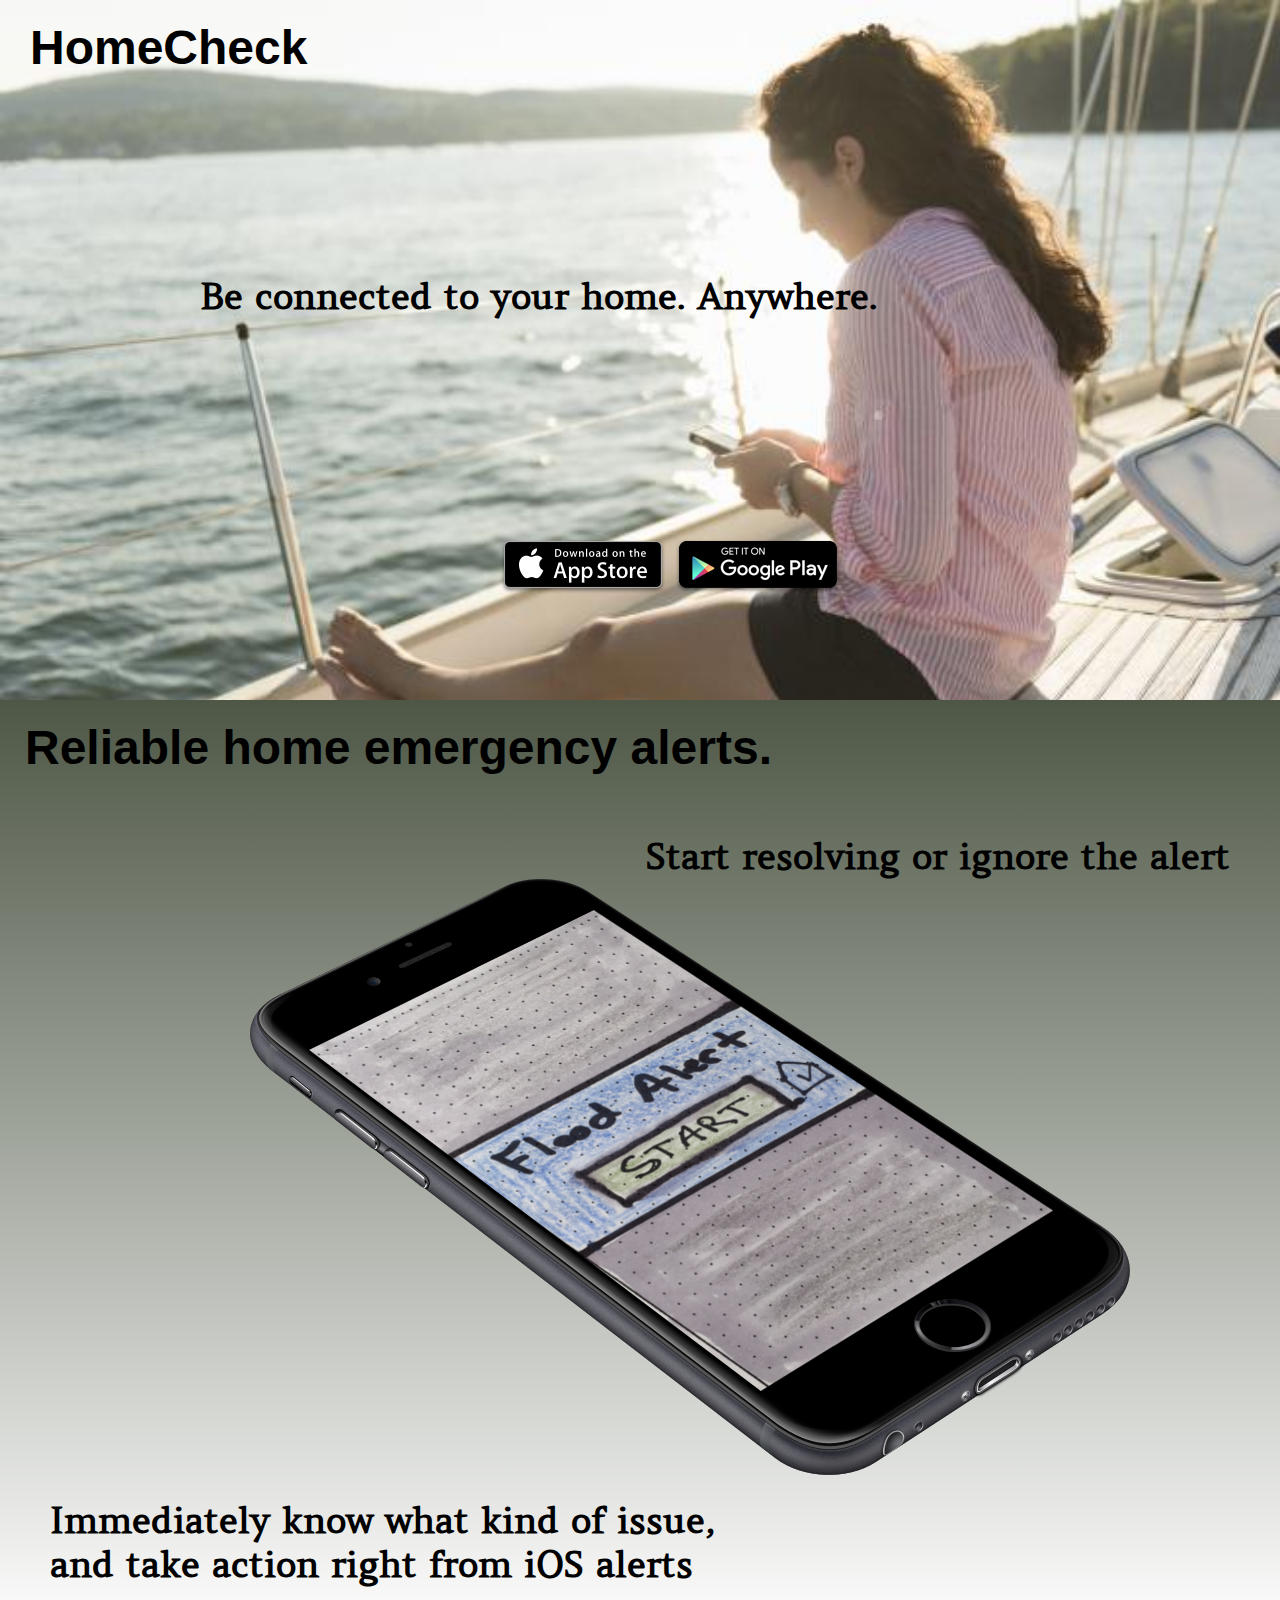
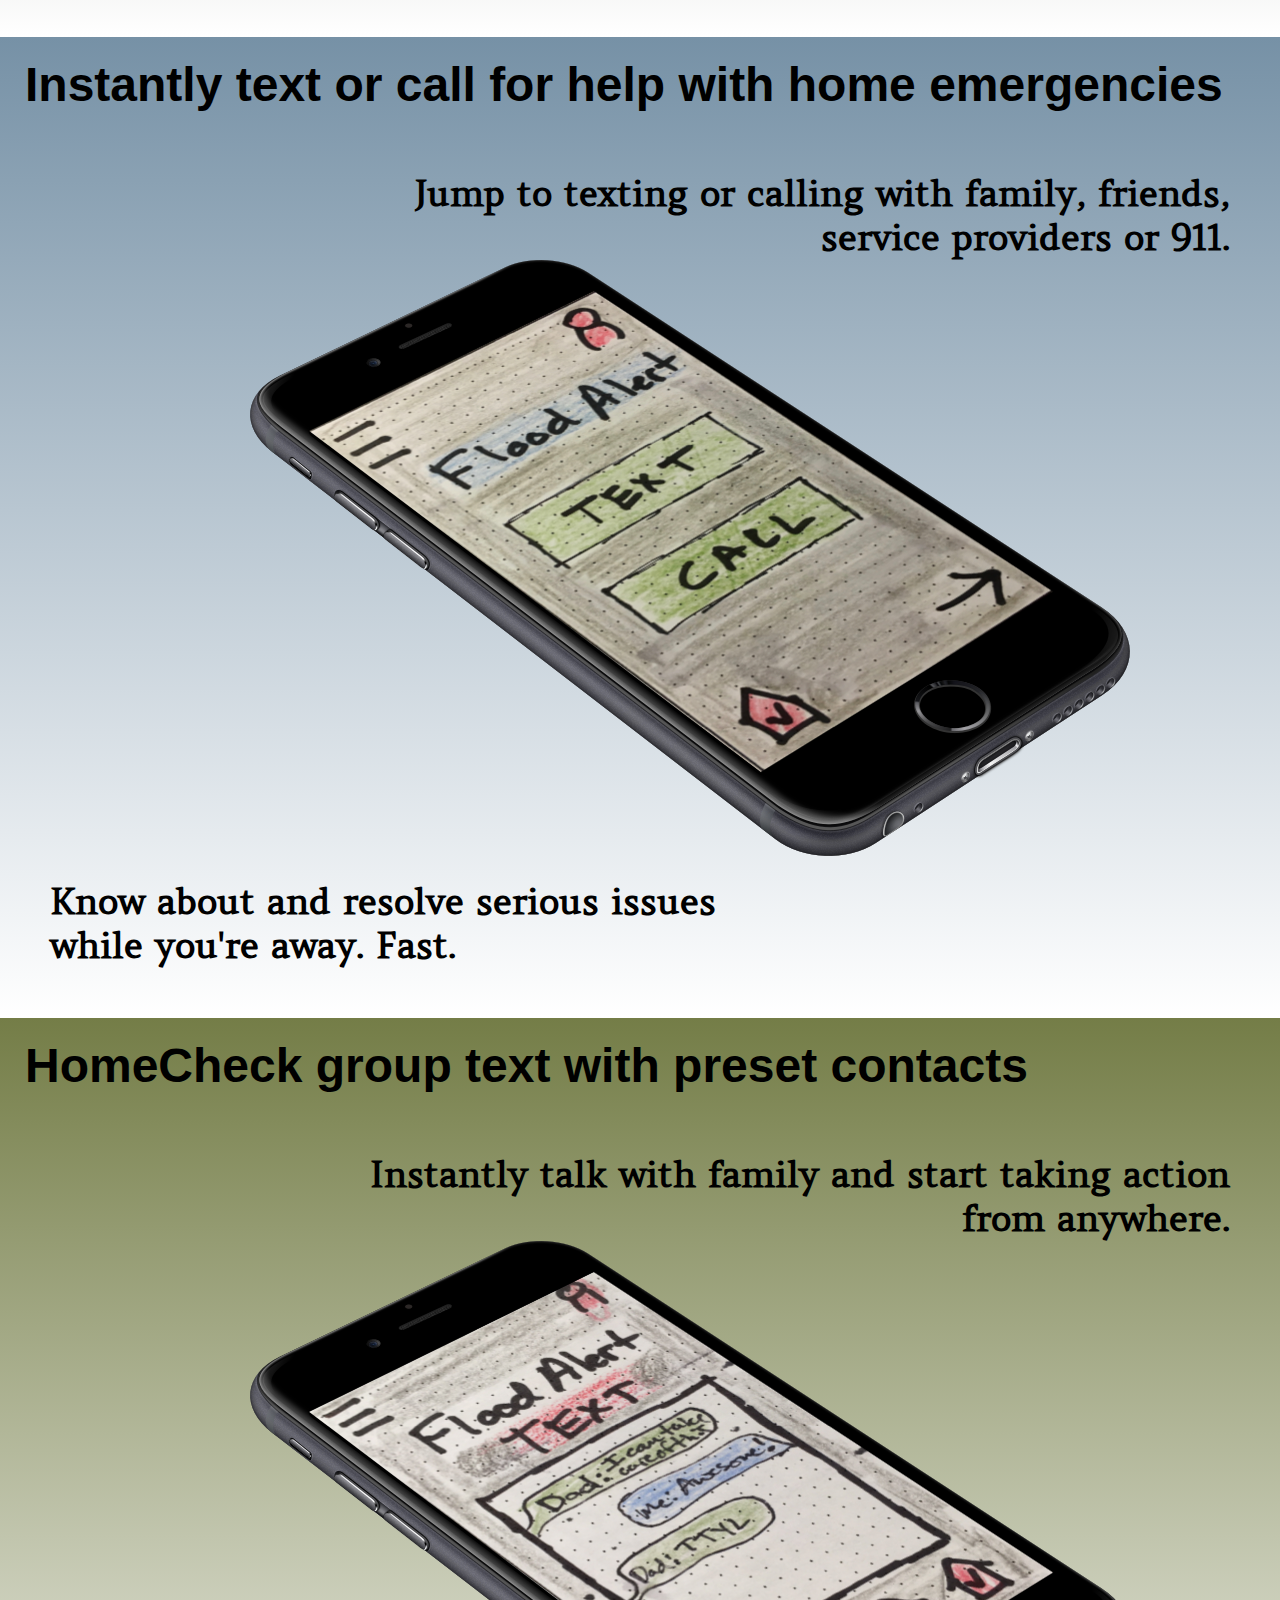
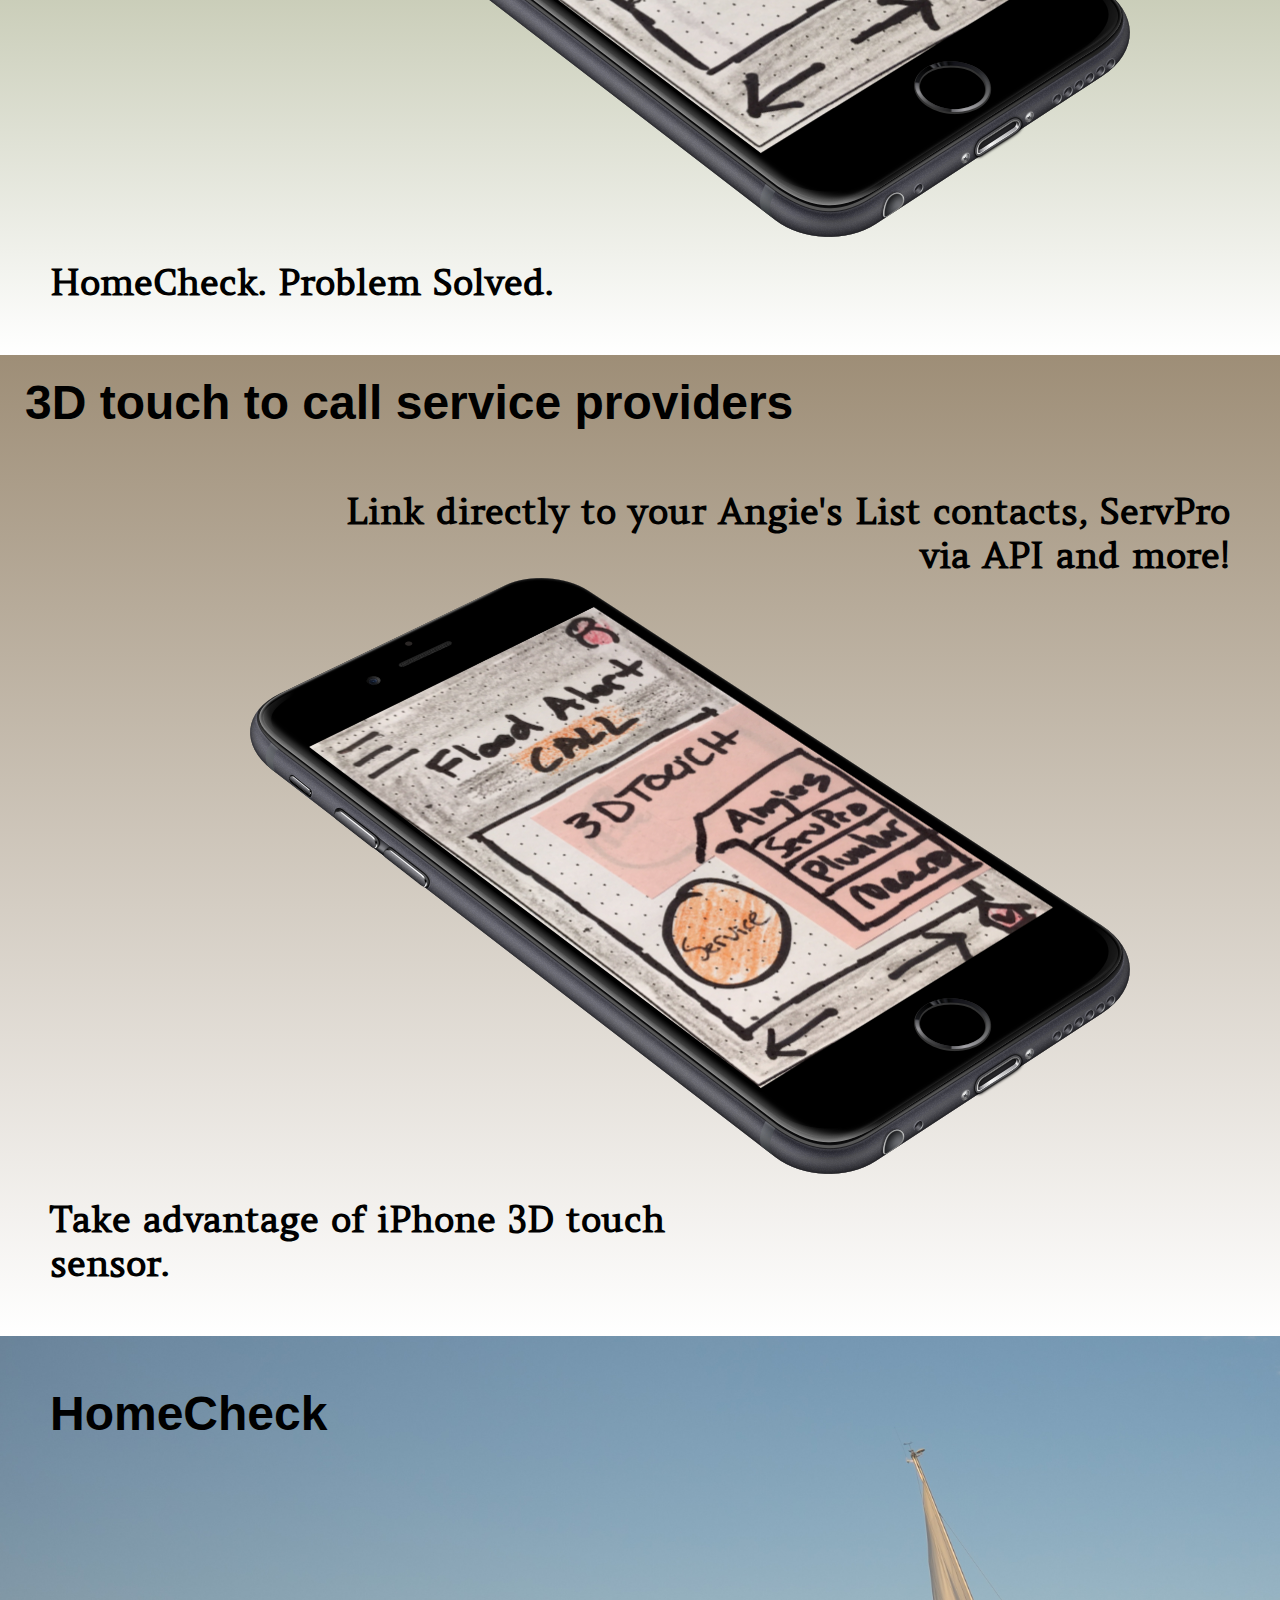
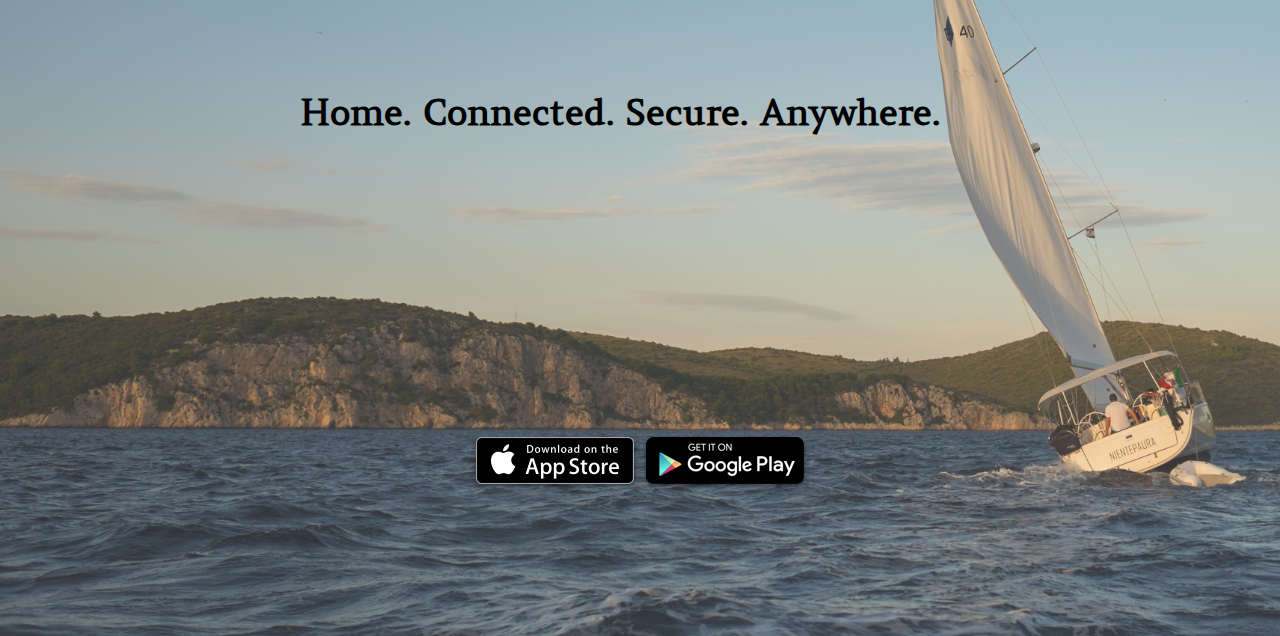
<file: index.html>
<!DOCTYPE html>
<html>

    <head>
      <link href='https://fonts.googleapis.com/css?family=Amethysta' rel='stylesheet' type='text/css'>
      <link rel="stylesheet" type="text/css" href="homecheck.css">

    <title>HomeCheck</title>

  </head>
    <body>
      <header>
        <div class="push-01">
          <h2>HomeCheck</h2>
        </div>
        <div class="push-02">
          <h3>Be connected to your home. Anywhere. </h3>
        </div>
        <div class="push-03">
          <img class="appstore" src="appstorebadge.png">
          <img class="appstore" src="googleplaybadge.png">
        </div>
      </header>

      <div class="feature1">
          <h2 class="upper_left_text">Reliable home emergency alerts.</h2>
          <h3 class="right_text">Start resolving or ignore the alert</h3>
          <img class="phone1" src="iphone_alerts.png"> </img>
          <h3 class="left_text">Immediately know what kind of issue, and take action right from iOS alerts</h3>
      </div>

      <div class="feature2">
          <h2 class="upper_left_text">Instantly text or call for help with home emergencies</h2>
          <h3 class="right_text">Jump to texting or calling with family, friends, service providers or 911.</h3>
          <img class="phone2" src="iPhone_text_call.png"></img>
          <h3 class="left_text">Know about and resolve serious issues while you're away.
            Fast.</h3>
      </div>

      <div class="feature3">
          <h2 class="upper_left_text">HomeCheck group text with preset contacts</h2>
          <h3 class="right_text">Instantly talk with family and start taking action from anywhere.</h3>
          <img class="phone3" src="iPhone_grouptext.png"></img>
          <h3 class="left_text">HomeCheck. Problem Solved.</h3>
      </div>

      <div class="feature4">
            <h2 class="upper_left_text">3D touch to call service providers</h2>
            <h3 class="right_text">Link directly to your Angie's List contacts, ServPro via API and more!</h3>
            <img class="phone4" src="iPhone_3dtouch.png"></img>
            <h3 class="left_text">Take advantage of iPhone 3D touch sensor.</h3>
      </div>

      <div class="footer">
          <h2>HomeCheck</h2>
          <h3>Home. Connected. Secure. Anywhere.</h3>
        <center>
          <img class="appstore" src="appstorebadge.png">
          <img class="appstore" src="googleplaybadge.png">
        </center>
      </div>

    </body>

</html>
</file>
<file: homecheck.css>
*{ margin: 0; padding: 0;
}

h1 {
color: #000000;
margin: 0;
padding: 0;
border: 0;
font-size: 48px;
}

header{
  background-image: url(boatphone1.jpg);
  -webkit-background-size: cover;
 -moz-background-size: cover;
 -o-background-size: cover;
 background-size: cover;
 height: 700px;
 font-size: 36px;
}

header h2{
  font-size: 48;
}

header h3{
  font-size: 40;
}

.main {
  min-height: 700px;
}

.upper_left_text{
  padding-left: 25px;
  padding-top: 20px;
}

.right_text{
  text-align: right;
  padding-top: 60px;
  padding-right: 50px;
  padding-left: 300px;
}

.left_text{
  padding-bottom: 50px;
  padding-right: 500px;
  padding-left: 50px;
}

.feature1 {
  min-height: 700px;
  background: linear-gradient(0deg, rgba(165,39,13,1) 0%, rgba(255,255,255,1) 0%, rgba(78,87,70,1) 100%);
}

.phone1{
  padding-left: 250px;
  padding-bottom: 20px;
}

.feature2 {
  min-height: 700px;
  background: linear-gradient(0deg, rgba(165,39,13,1) 0%, rgba(255,255,255,1) 0%, rgba(118,145,166,1) 100%);
  max-height: 700;
}

.phone2 {
  padding-left: 250px;
  padding-bottom: 20px;
}

.feature3 {
  min-height: 700px;
  background: linear-gradient(0deg, rgba(165,39,13,1) 0%, rgba(255,255,255,1) 0%, rgba(116,125,71,1) 100%);
}

.phone3 {
  padding-left: 250px;
  padding-bottom: 20px;
}

.feature4 {
  min-height: 700px;
  background: linear-gradient(0deg, rgba(165,39,13,1) 0%, rgba(255,255,255,1) 0%, rgba(158,142,119,1) 100%);
}

.phone4 {
  padding-left: 250px;
  padding-bottom: 20px;
}

h2{
  font-family: "AppleGothic", sans-serif;
  font-size: 48px;
}

h3{
  font-family: 'Amethysta', serif;
  font-size: 36px;
}

.footer {
   height: 500px;
   background-image: url("homecheckfinal pic.jpeg");
   background-size: cover;
   padding-bottom: 400px;
   padding right: 200px;
}

.footer h2 {
  margin-bottom: 250px;
  padding-top: 50px;
  padding-left: 50px;
}

.footer h3{
  padding-left: 300px;
  margin-bottom: 300px;
}

.push-01 {
  margin: 0 0 0 30px;
  padding-top: 20px;
}

.push-02 {
  margin: 200px 0 0 200px;
}

.push-03 {
  margin: 20px 0 0 500px;
  padding-top: 200px;
}

img.appstore {
display: inline-block;
}
</file>
